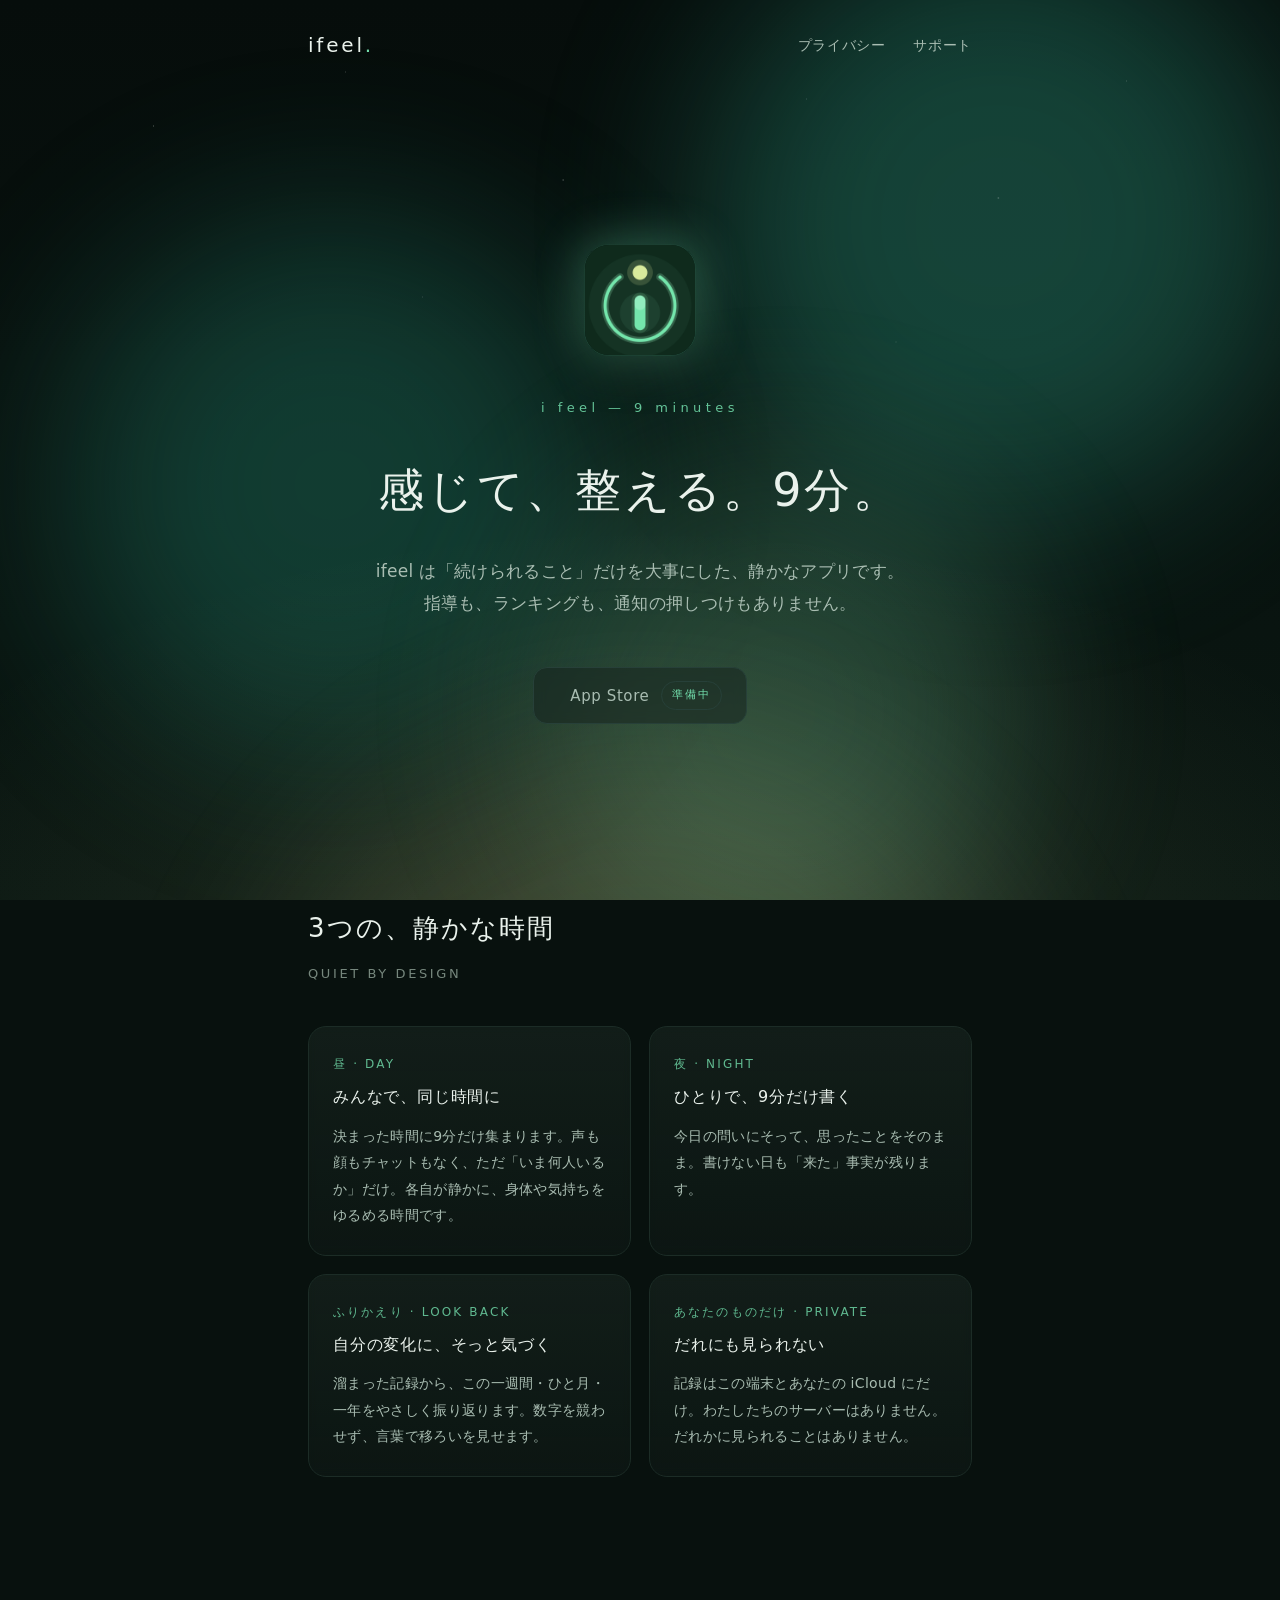
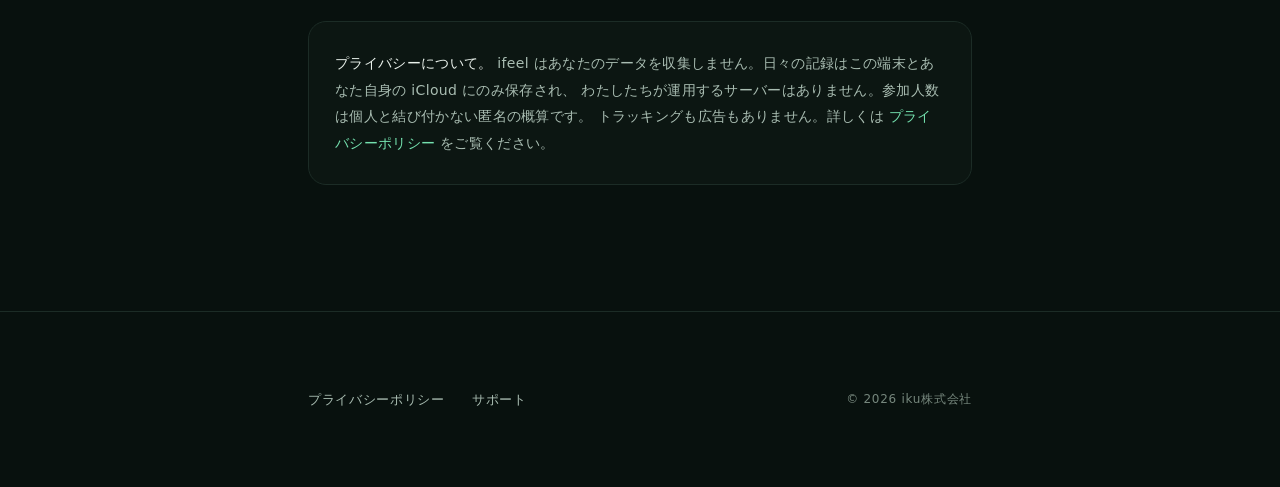
<file: index.html>
<!DOCTYPE html>
<html lang="ja">
<head>
<meta charset="utf-8">
<meta name="viewport" content="width=device-width, initial-scale=1">
<title>ifeel — 感じて、整える。9分。</title>
<meta name="description" content="ifeel は「続けられること」だけを大事にした、静かなセルフチェックインのアプリです。1日9分、感じて、書いて、自分の変化にそっと気づく。">
<link rel="stylesheet" href="styles.css">
</head>
<body>
<div class="sky" aria-hidden="true">
  <div class="blob b1"></div>
  <div class="blob b2"></div>
  <div class="blob b3"></div>
  <div class="blob b4"></div>
</div>
<div class="stars" aria-hidden="true"></div>

<header class="site">
  <div class="wrap">
    <a class="brand" href="index.html">ifeel<span class="dot">.</span></a>
    <nav class="site">
      <a href="privacy.html">プライバシー</a>
      <a href="support.html">サポート</a>
    </nav>
  </div>
</header>

<main>
  <section class="hero">
    <div class="wrap">
      <img class="appicon" src="icon.png" width="112" height="112" alt="ifeel アプリアイコン" decoding="async">
      <p class="eyebrow">i feel — 9 minutes</p>
      <h1>感じて、整える。9分。</h1>
      <p class="lead">
        ifeel は「続けられること」だけを大事にした、静かなアプリです。<br>
        指導も、ランキングも、通知の押しつけもありません。
      </p>

      <div class="store">
        <div class="badge-soon" role="text" aria-label="App Store 準備中">
          <span class="apple"></span>
          <span>App Store</span>
          <span class="pill">準備中</span>
        </div>
      </div>
    </div>
  </section>

  <section class="block">
    <div class="wrap">
      <h2>3つの、静かな時間</h2>
      <p class="sub">QUIET BY DESIGN</p>
      <div class="features">
        <div class="card">
          <h3><span class="k">昼 · DAY</span>みんなで、同じ時間に</h3>
          <p>決まった時間に9分だけ集まります。声も顔もチャットもなく、ただ「いま何人いるか」だけ。各自が静かに、身体や気持ちをゆるめる時間です。</p>
        </div>
        <div class="card">
          <h3><span class="k">夜 · NIGHT</span>ひとりで、9分だけ書く</h3>
          <p>今日の問いにそって、思ったことをそのまま。書けない日も「来た」事実が残ります。</p>
        </div>
        <div class="card">
          <h3><span class="k">ふりかえり · LOOK BACK</span>自分の変化に、そっと気づく</h3>
          <p>溜まった記録から、この一週間・ひと月・一年をやさしく振り返ります。数字を競わせず、言葉で移ろいを見せます。</p>
        </div>
        <div class="card">
          <h3><span class="k">あなたのものだけ · PRIVATE</span>だれにも見られない</h3>
          <p>記録はこの端末とあなたの iCloud にだけ。わたしたちのサーバーはありません。だれかに見られることはありません。</p>
        </div>
      </div>
    </div>
  </section>

  <section class="block">
    <div class="wrap">
      <div class="note">
        <strong>プライバシーについて。</strong>
        ifeel はあなたのデータを収集しません。日々の記録はこの端末とあなた自身の iCloud にのみ保存され、
        わたしたちが運用するサーバーはありません。参加人数は個人と結び付かない匿名の概算です。
        トラッキングも広告もありません。詳しくは <a href="privacy.html" style="color:var(--accent);text-decoration:none;">プライバシーポリシー</a> をご覧ください。
      </div>
    </div>
  </section>
</main>

<footer class="site">
  <div class="wrap">
    <div class="links">
      <a href="privacy.html">プライバシーポリシー</a>
      <a href="support.html">サポート</a>
    </div>
    <div class="copy">© 2026 iku株式会社</div>
  </div>
</footer>
</body>
</html>
</file>
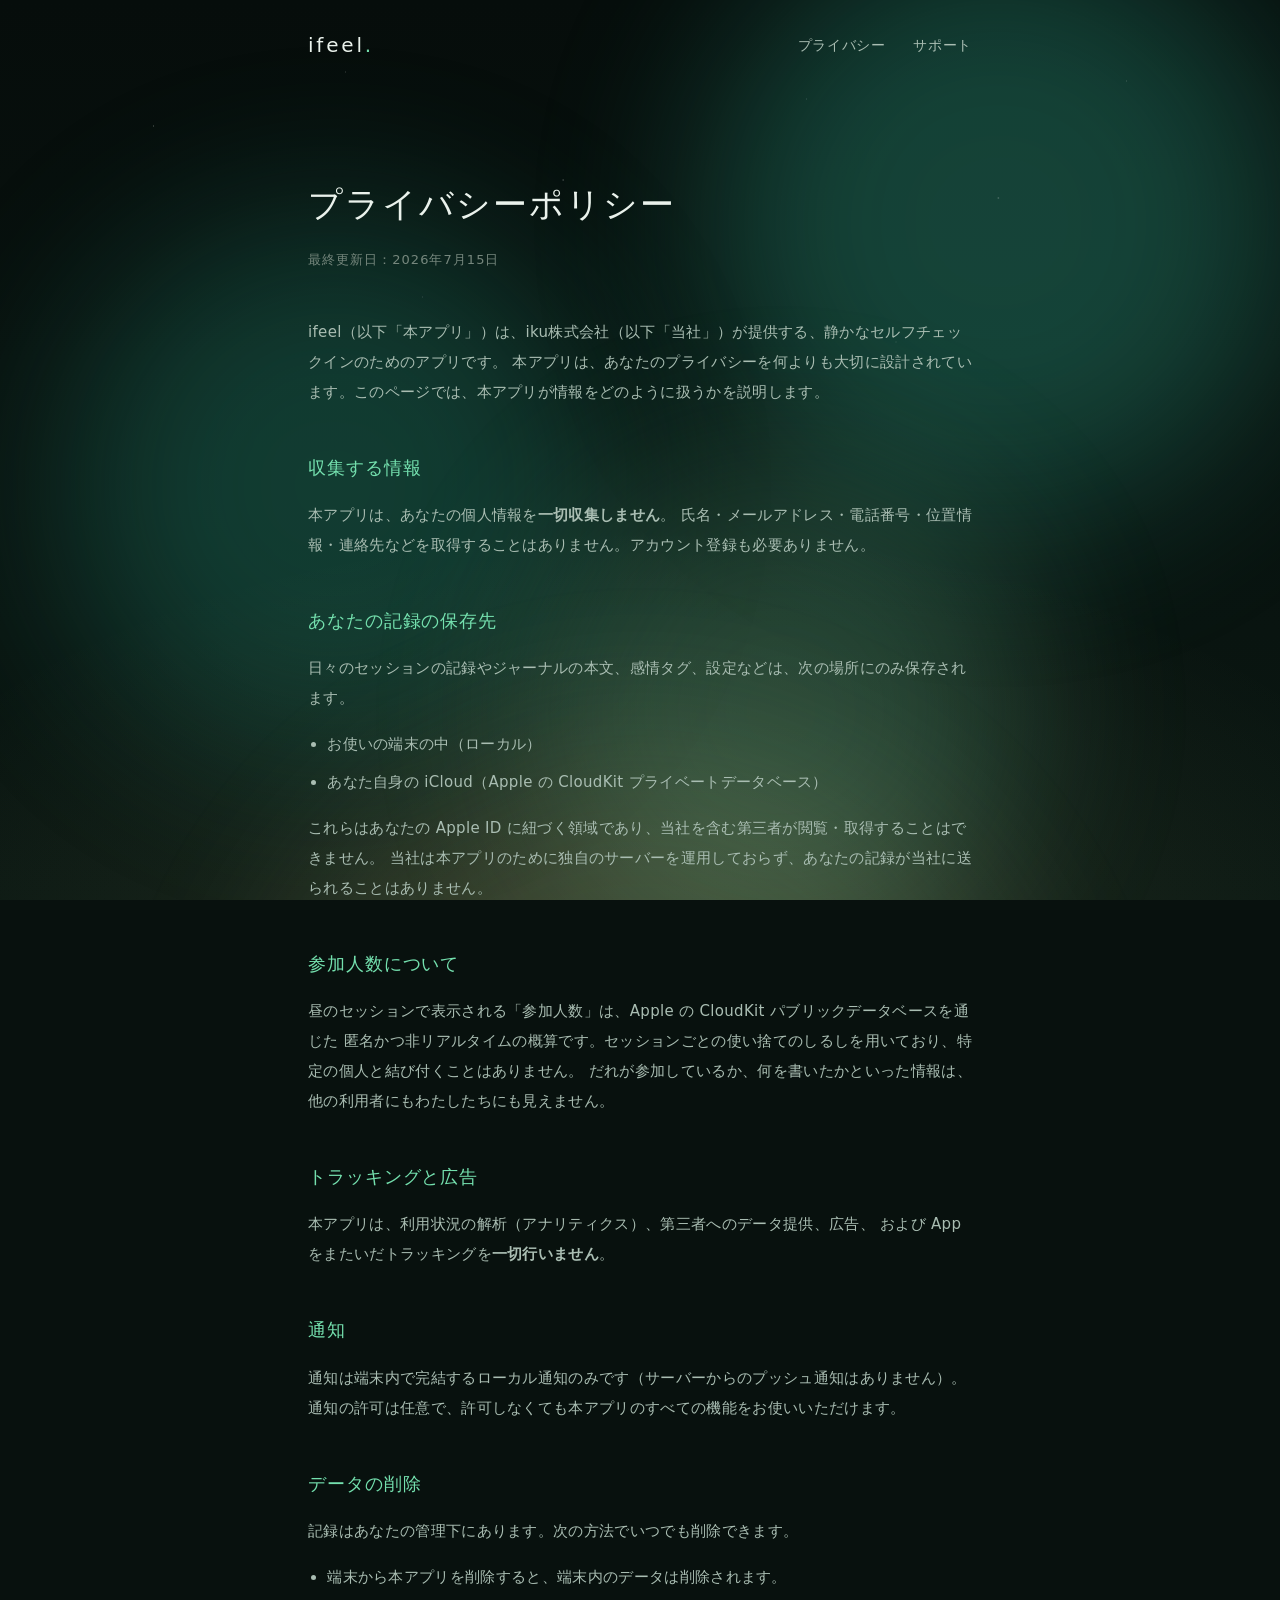
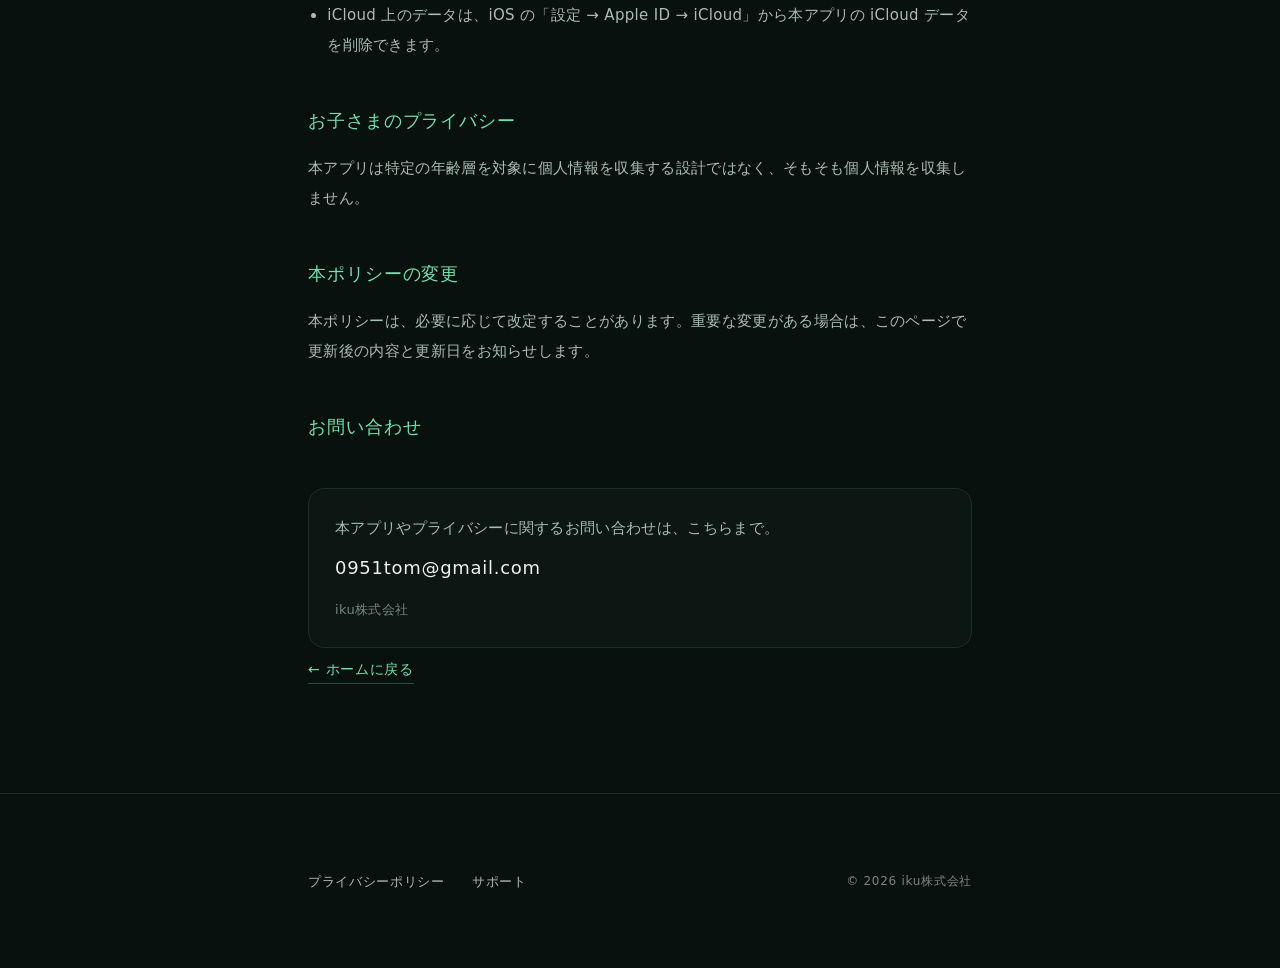
<file: privacy.html>
<!DOCTYPE html>
<html lang="ja">
<head>
<meta charset="utf-8">
<meta name="viewport" content="width=device-width, initial-scale=1">
<title>プライバシーポリシー — ifeel</title>
<meta name="description" content="ifeel のプライバシーポリシー。ifeel はデータを収集しません。記録は端末とご自身の iCloud にのみ保存されます。">
<link rel="stylesheet" href="styles.css">
</head>
<body>
<div class="sky" aria-hidden="true">
  <div class="blob b1"></div>
  <div class="blob b2"></div>
  <div class="blob b3"></div>
  <div class="blob b4"></div>
</div>
<div class="stars" aria-hidden="true"></div>

<header class="site">
  <div class="wrap">
    <a class="brand" href="index.html">ifeel<span class="dot">.</span></a>
    <nav class="site">
      <a href="privacy.html">プライバシー</a>
      <a href="support.html">サポート</a>
    </nav>
  </div>
</header>

<main class="article">
  <div class="wrap">
    <h1>プライバシーポリシー</h1>
    <p class="updated">最終更新日：2026年7月15日</p>

    <p>
      ifeel（以下「本アプリ」）は、iku株式会社（以下「当社」）が提供する、静かなセルフチェックインのためのアプリです。
      本アプリは、あなたのプライバシーを何よりも大切に設計されています。このページでは、本アプリが情報をどのように扱うかを説明します。
    </p>

    <h2>収集する情報</h2>
    <p>
      本アプリは、あなたの個人情報を<strong>一切収集しません</strong>。
      氏名・メールアドレス・電話番号・位置情報・連絡先などを取得することはありません。アカウント登録も必要ありません。
    </p>

    <h2>あなたの記録の保存先</h2>
    <p>
      日々のセッションの記録やジャーナルの本文、感情タグ、設定などは、次の場所にのみ保存されます。
    </p>
    <ul>
      <li>お使いの端末の中（ローカル）</li>
      <li>あなた自身の iCloud（Apple の CloudKit プライベートデータベース）</li>
    </ul>
    <p>
      これらはあなたの Apple ID に紐づく領域であり、当社を含む第三者が閲覧・取得することはできません。
      当社は本アプリのために独自のサーバーを運用しておらず、あなたの記録が当社に送られることはありません。
    </p>

    <h2>参加人数について</h2>
    <p>
      昼のセッションで表示される「参加人数」は、Apple の CloudKit パブリックデータベースを通じた
      匿名かつ非リアルタイムの概算です。セッションごとの使い捨てのしるしを用いており、特定の個人と結び付くことはありません。
      だれが参加しているか、何を書いたかといった情報は、他の利用者にもわたしたちにも見えません。
    </p>

    <h2>トラッキングと広告</h2>
    <p>
      本アプリは、利用状況の解析（アナリティクス）、第三者へのデータ提供、広告、
      および App をまたいだトラッキングを<strong>一切行いません</strong>。
    </p>

    <h2>通知</h2>
    <p>
      通知は端末内で完結するローカル通知のみです（サーバーからのプッシュ通知はありません）。
      通知の許可は任意で、許可しなくても本アプリのすべての機能をお使いいただけます。
    </p>

    <h2>データの削除</h2>
    <p>
      記録はあなたの管理下にあります。次の方法でいつでも削除できます。
    </p>
    <ul>
      <li>端末から本アプリを削除すると、端末内のデータは削除されます。</li>
      <li>iCloud 上のデータは、iOS の「設定 → Apple ID → iCloud」から本アプリの iCloud データを削除できます。</li>
    </ul>

    <h2>お子さまのプライバシー</h2>
    <p>
      本アプリは特定の年齢層を対象に個人情報を収集する設計ではなく、そもそも個人情報を収集しません。
    </p>

    <h2>本ポリシーの変更</h2>
    <p>
      本ポリシーは、必要に応じて改定することがあります。重要な変更がある場合は、このページで更新後の内容と更新日をお知らせします。
    </p>

    <h2>お問い合わせ</h2>
    <div class="contact">
      <p style="margin:0 0 8px;">本アプリやプライバシーに関するお問い合わせは、こちらまで。</p>
      <span class="mail">0951tom@gmail.com</span>
      <p style="margin:12px 0 0;font-size:13px;color:var(--text-faint);">iku株式会社</p>
    </div>

    <a class="back" href="index.html">← ホームに戻る</a>
  </div>
</main>

<footer class="site">
  <div class="wrap">
    <div class="links">
      <a href="privacy.html">プライバシーポリシー</a>
      <a href="support.html">サポート</a>
    </div>
    <div class="copy">© 2026 iku株式会社</div>
  </div>
</footer>
</body>
</html>
</file>
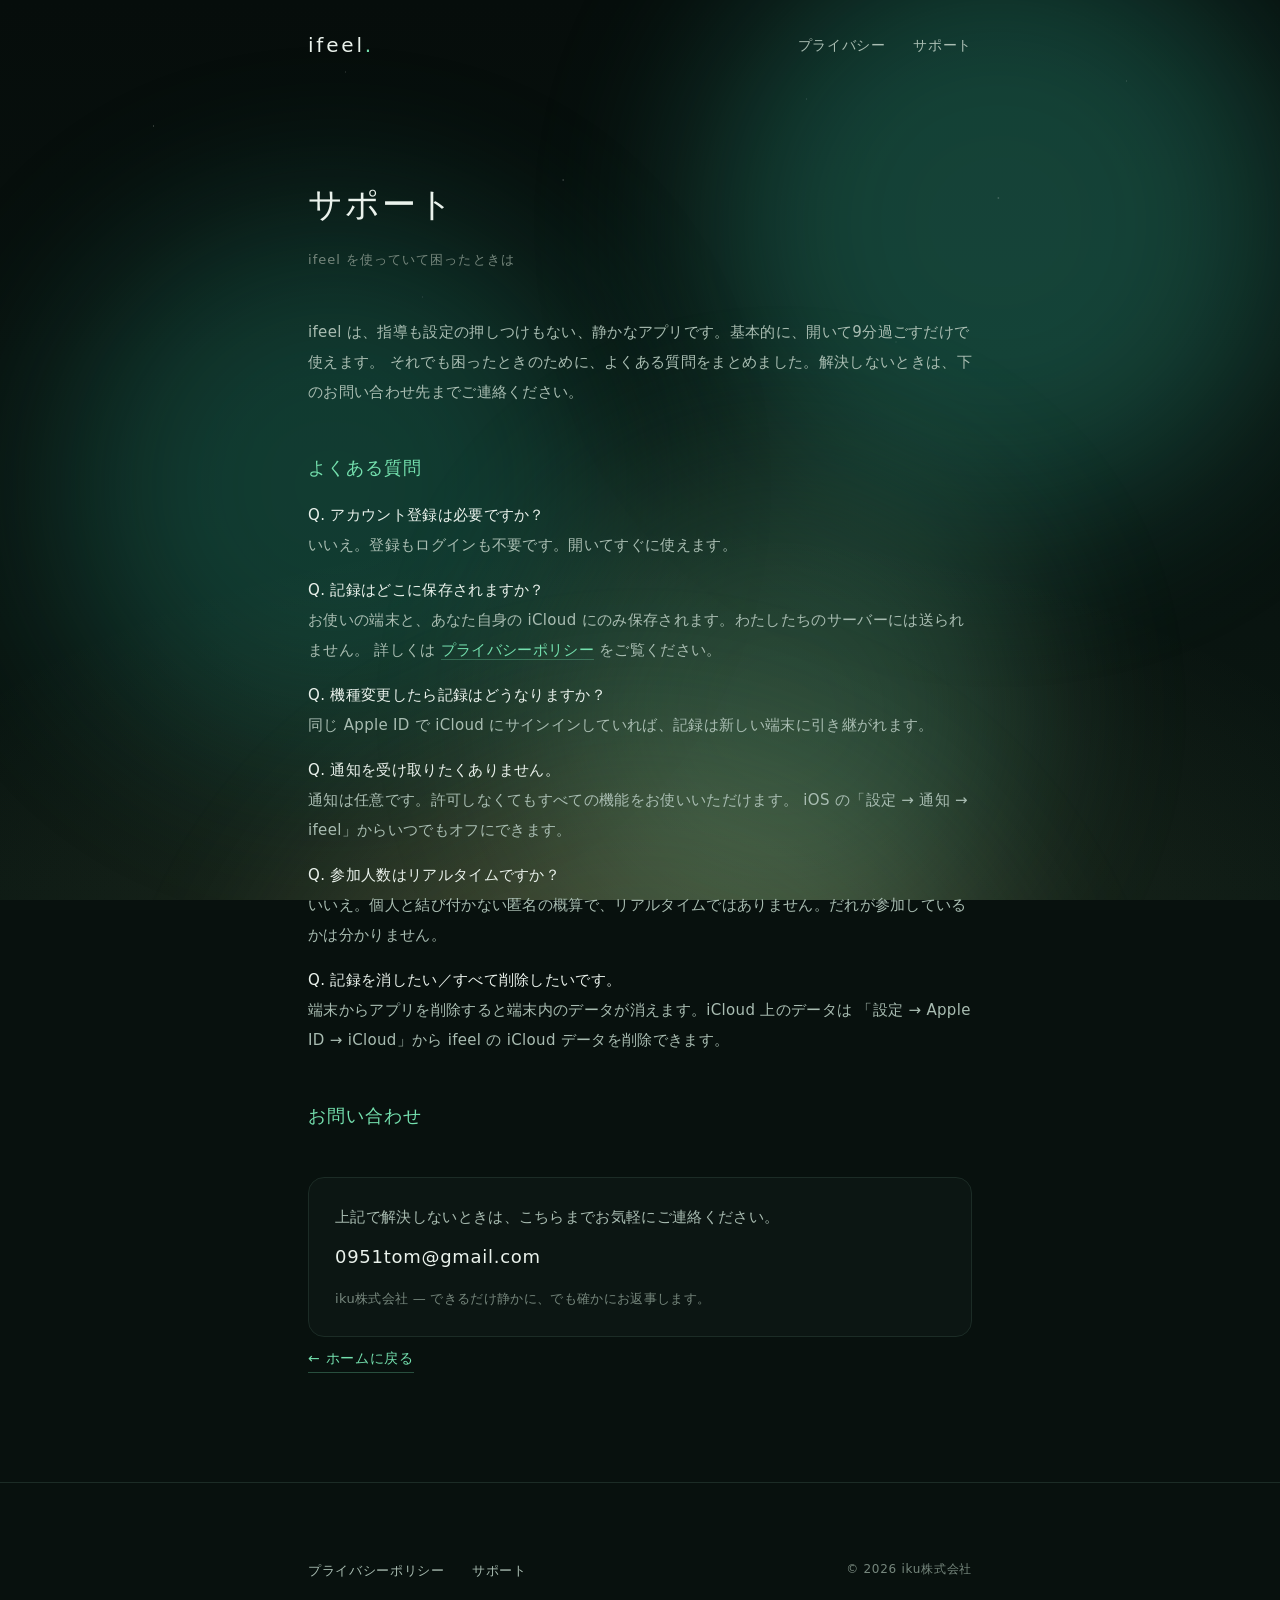
<file: support.html>
<!DOCTYPE html>
<html lang="ja">
<head>
<meta charset="utf-8">
<meta name="viewport" content="width=device-width, initial-scale=1">
<title>サポート — ifeel</title>
<meta name="description" content="ifeel のサポート。よくある質問と、お問い合わせ先。">
<link rel="stylesheet" href="styles.css">
</head>
<body>
<div class="sky" aria-hidden="true">
  <div class="blob b1"></div>
  <div class="blob b2"></div>
  <div class="blob b3"></div>
  <div class="blob b4"></div>
</div>
<div class="stars" aria-hidden="true"></div>

<header class="site">
  <div class="wrap">
    <a class="brand" href="index.html">ifeel<span class="dot">.</span></a>
    <nav class="site">
      <a href="privacy.html">プライバシー</a>
      <a href="support.html">サポート</a>
    </nav>
  </div>
</header>

<main class="article">
  <div class="wrap">
    <h1>サポート</h1>
    <p class="updated">ifeel を使っていて困ったときは</p>

    <p>
      ifeel は、指導も設定の押しつけもない、静かなアプリです。基本的に、開いて9分過ごすだけで使えます。
      それでも困ったときのために、よくある質問をまとめました。解決しないときは、下のお問い合わせ先までご連絡ください。
    </p>

    <h2>よくある質問</h2>

    <p><strong style="color:var(--text);font-weight:400;">Q. アカウント登録は必要ですか？</strong><br>
      いいえ。登録もログインも不要です。開いてすぐに使えます。</p>

    <p><strong style="color:var(--text);font-weight:400;">Q. 記録はどこに保存されますか？</strong><br>
      お使いの端末と、あなた自身の iCloud にのみ保存されます。わたしたちのサーバーには送られません。
      詳しくは <a href="privacy.html">プライバシーポリシー</a> をご覧ください。</p>

    <p><strong style="color:var(--text);font-weight:400;">Q. 機種変更したら記録はどうなりますか？</strong><br>
      同じ Apple ID で iCloud にサインインしていれば、記録は新しい端末に引き継がれます。</p>

    <p><strong style="color:var(--text);font-weight:400;">Q. 通知を受け取りたくありません。</strong><br>
      通知は任意です。許可しなくてもすべての機能をお使いいただけます。
      iOS の「設定 → 通知 → ifeel」からいつでもオフにできます。</p>

    <p><strong style="color:var(--text);font-weight:400;">Q. 参加人数はリアルタイムですか？</strong><br>
      いいえ。個人と結び付かない匿名の概算で、リアルタイムではありません。だれが参加しているかは分かりません。</p>

    <p><strong style="color:var(--text);font-weight:400;">Q. 記録を消したい／すべて削除したいです。</strong><br>
      端末からアプリを削除すると端末内のデータが消えます。iCloud 上のデータは
      「設定 → Apple ID → iCloud」から ifeel の iCloud データを削除できます。</p>

    <h2>お問い合わせ</h2>
    <div class="contact">
      <p style="margin:0 0 8px;">上記で解決しないときは、こちらまでお気軽にご連絡ください。</p>
      <span class="mail">0951tom@gmail.com</span>
      <p style="margin:12px 0 0;font-size:13px;color:var(--text-faint);">iku株式会社 — できるだけ静かに、でも確かにお返事します。</p>
    </div>

    <a class="back" href="index.html">← ホームに戻る</a>
  </div>
</main>

<footer class="site">
  <div class="wrap">
    <div class="links">
      <a href="privacy.html">プライバシーポリシー</a>
      <a href="support.html">サポート</a>
    </div>
    <div class="copy">© 2026 iku株式会社</div>
  </div>
</footer>
</body>
</html>
</file>
<file: styles.css>
/* ifeel — landing / support / privacy
   Palette mirrors apple/ifeel/Theme/AppColors.swift
   deep green night + luminous jade-mint, aurora smoke drifting like incense. */

:root {
  --bg:            #08110E;
  --surface:       #14201C;
  --surface-2:     #1C2A24;
  --text:          #EAF2EC;
  --text-2:        #A9BDB2;
  --text-faint:    #76877D;
  --outline:       #274039;
  --outline-faint: #1C2C26;
  --accent:        #74E0AE;
  --on-accent:     #05140C;
  --aurora-teal:   #2BA88C;
  --aurora-mint:   #7FE6B0;
  --aurora-violet: #39C9A8;
  --pale-yellow:   #EDEA9E;
  --maxw: 720px;
}

* { box-sizing: border-box; }

html { -webkit-text-size-adjust: 100%; }

body {
  margin: 0;
  background: var(--bg);
  color: var(--text);
  font-family: -apple-system, BlinkMacSystemFont, "Hiragino Kaku Gothic ProN",
               "Hiragino Sans", "Yu Gothic", "Noto Sans JP", system-ui, sans-serif;
  font-weight: 300;
  line-height: 1.9;
  letter-spacing: 0.02em;
  -webkit-font-smoothing: antialiased;
  text-rendering: optimizeLegibility;
  min-height: 100vh;
  position: relative;
  overflow-x: hidden;
}

/* ---- aurora night background ---- */
.sky {
  position: fixed;
  inset: 0;
  z-index: -2;
  overflow: hidden;
  background:
    radial-gradient(120% 90% at 50% 108%, rgba(237,234,158,0.10), transparent 55%),
    linear-gradient(180deg, #060D0B 0%, #08110E 40%, #0A1712 100%);
}
.blob {
  position: absolute;
  border-radius: 50%;
  filter: blur(90px);
  opacity: 0.28;
  will-change: transform;
}
.blob.b1 { width: 46vmax; height: 46vmax; left: 55%;  top: -8%;  background: var(--aurora-violet); animation: drift1 19s ease-in-out infinite; }
.blob.b2 { width: 42vmax; height: 42vmax; left: 5%;   top: 24%;  background: var(--aurora-teal);   animation: drift2 23s ease-in-out infinite; }
.blob.b3 { width: 38vmax; height: 38vmax; left: 42%;  top: 52%;  background: var(--aurora-mint);   opacity: 0.22; animation: drift3 17s ease-in-out infinite; }
.blob.b4 { width: 60vmax; height: 60vmax; left: 20%;  top: 82%;  background: var(--pale-yellow);   opacity: 0.14; animation: drift2 27s ease-in-out infinite; }

@keyframes drift1 { 0%,100% { transform: translate(0,0) scale(0.9); } 50% { transform: translate(-6vmax,5vmax) scale(1.15); } }
@keyframes drift2 { 0%,100% { transform: translate(0,0) scale(1.05); } 50% { transform: translate(7vmax,-4vmax) scale(0.85); } }
@keyframes drift3 { 0%,100% { transform: translate(0,0) scale(0.8); } 50% { transform: translate(-5vmax,-6vmax) scale(1.2); } }

.stars {
  position: fixed;
  inset: 0;
  z-index: -1;
  pointer-events: none;
  /* faint static stars, upper 70% */
  background-image:
    radial-gradient(1px 1px at 12% 14%, rgba(255,255,255,0.35), transparent),
    radial-gradient(1px 1px at 27% 8%,  rgba(255,255,255,0.22), transparent),
    radial-gradient(1.2px 1.2px at 44% 20%, rgba(255,255,255,0.30), transparent),
    radial-gradient(1px 1px at 63% 11%, rgba(255,255,255,0.18), transparent),
    radial-gradient(1.3px 1.3px at 78% 22%, rgba(255,255,255,0.28), transparent),
    radial-gradient(1px 1px at 88% 9%,  rgba(255,255,255,0.20), transparent),
    radial-gradient(1px 1px at 33% 33%, rgba(255,255,255,0.16), transparent),
    radial-gradient(1px 1px at 70% 38%, rgba(255,255,255,0.14), transparent);
}

@media (prefers-reduced-motion: reduce) {
  .blob { animation: none !important; }
}

/* ---- layout ---- */
.wrap {
  max-width: var(--maxw);
  margin: 0 auto;
  padding: 0 28px;
}

header.site {
  padding: 26px 0 0;
}
header.site .wrap {
  display: flex;
  align-items: center;
  justify-content: space-between;
}
.brand {
  font-size: 20px;
  letter-spacing: 0.14em;
  color: var(--text);
  text-decoration: none;
  font-weight: 400;
}
.brand .dot { color: var(--accent); }
nav.site a {
  color: var(--text-2);
  text-decoration: none;
  font-size: 14px;
  margin-left: 22px;
  letter-spacing: 0.05em;
  transition: color 0.3s ease;
}
nav.site a:hover { color: var(--accent); }

/* ---- hero ---- */
.hero {
  text-align: center;
  padding: 20vh 0 12vh;
}
.hero .eyebrow {
  color: var(--accent);
  font-size: 13px;
  letter-spacing: 0.34em;
  margin: 0 0 30px;
  text-transform: none;
  opacity: 0.85;
}
.hero h1 {
  font-weight: 300;
  font-size: clamp(30px, 6.6vw, 46px);
  line-height: 1.7;
  letter-spacing: 0.06em;
  margin: 0 0 26px;
  color: var(--text);
}
.hero p.lead {
  color: var(--text-2);
  font-size: clamp(15px, 2.6vw, 17px);
  max-width: 34em;
  margin: 0 auto;
}

/* real app icon in the hero (iOS squircle + soft jade glow) */
.appicon {
  display: block;
  width: 112px; height: 112px;
  margin: 0 auto 40px;
  border-radius: 25px;
  border: 1px solid rgba(116,224,174,0.18);
  box-shadow: 0 0 46px 6px rgba(116,224,174,0.30),
              0 18px 44px -12px rgba(0,0,0,0.6);
}

/* soft moon glow behind the mark */
.glowmark {
  width: 66px; height: 66px;
  margin: 0 auto 40px;
  border-radius: 50%;
  background: radial-gradient(circle at 50% 45%, var(--aurora-mint), var(--aurora-teal) 70%);
  box-shadow: 0 0 42px 8px rgba(116,224,174,0.45), 0 0 120px 20px rgba(116,224,174,0.18);
  position: relative;
}
.glowmark::after {
  content: "i";
  position: absolute; inset: 0;
  display: grid; place-items: center;
  color: var(--on-accent);
  font-size: 30px; font-weight: 500;
  font-family: "Hiragino Mincho ProN", "Yu Mincho", Georgia, serif;
}

/* ---- store badge (coming soon) ---- */
.store {
  display: flex;
  flex-direction: column;
  align-items: center;
  gap: 14px;
  margin-top: 48px;
}
.badge-soon {
  display: inline-flex;
  align-items: center;
  gap: 12px;
  padding: 13px 24px;
  border: 1px solid var(--outline);
  border-radius: 14px;
  background: rgba(20,32,28,0.5);
  color: var(--text-2);
  backdrop-filter: blur(6px);
  -webkit-backdrop-filter: blur(6px);
  font-size: 15px;
  letter-spacing: 0.04em;
  cursor: default;
}
.badge-soon .apple { font-size: 20px; line-height: 1; }
.badge-soon .pill {
  font-size: 11px;
  letter-spacing: 0.16em;
  color: var(--accent);
  border: 1px solid var(--outline);
  border-radius: 999px;
  padding: 3px 10px;
}

/* ---- sections ---- */
section.block {
  padding: 8vh 0;
}
section.block h2 {
  font-weight: 300;
  font-size: clamp(20px, 4vw, 26px);
  letter-spacing: 0.08em;
  margin: 0 0 8px;
  color: var(--text);
}
section.block h2 + .sub {
  color: var(--text-faint);
  font-size: 13px;
  letter-spacing: 0.2em;
  margin: 0 0 40px;
}

.features {
  display: grid;
  gap: 18px;
}
@media (min-width: 620px) {
  .features { grid-template-columns: 1fr 1fr; }
}
.card {
  border: 1px solid var(--outline-faint);
  background: linear-gradient(180deg, rgba(28,42,36,0.5), rgba(20,32,28,0.35));
  border-radius: 18px;
  padding: 26px 24px;
  backdrop-filter: blur(4px);
  -webkit-backdrop-filter: blur(4px);
}
.card h3 {
  font-weight: 400;
  font-size: 16px;
  letter-spacing: 0.05em;
  margin: 0 0 10px;
  color: var(--text);
}
.card h3 .k {
  color: var(--accent);
  font-size: 12px;
  letter-spacing: 0.18em;
  display: block;
  margin-bottom: 6px;
  opacity: 0.8;
}
.card p {
  margin: 0;
  color: var(--text-2);
  font-size: 14px;
  line-height: 1.9;
}

/* quiet privacy note strip */
.note {
  border: 1px solid var(--outline-faint);
  border-radius: 18px;
  padding: 28px 26px;
  background: rgba(20,32,28,0.35);
  color: var(--text-2);
  font-size: 14px;
}
.note strong { color: var(--text); font-weight: 400; }

/* ---- article (privacy / support) ---- */
.article {
  padding: 12vh 0 6vh;
}
.article h1 {
  font-weight: 300;
  font-size: clamp(26px, 5vw, 34px);
  letter-spacing: 0.06em;
  margin: 0 0 10px;
}
.article .updated {
  color: var(--text-faint);
  font-size: 13px;
  letter-spacing: 0.08em;
  margin: 0 0 44px;
}
.article h2 {
  font-weight: 400;
  font-size: 18px;
  letter-spacing: 0.05em;
  color: var(--accent);
  margin: 44px 0 12px;
}
.article p, .article li {
  color: var(--text-2);
  font-size: 15px;
  line-height: 2.0;
}
.article ul { padding-left: 1.2em; }
.article li { margin-bottom: 8px; }
.article a { color: var(--accent); text-decoration: none; border-bottom: 1px solid rgba(116,224,174,0.3); }
.article a:hover { border-bottom-color: var(--accent); }
.article .contact {
  margin-top: 44px;
  padding: 24px 26px;
  border: 1px solid var(--outline-faint);
  border-radius: 16px;
  background: rgba(20,32,28,0.4);
}
.article .contact .mail {
  font-size: 18px;
  color: var(--text);
  letter-spacing: 0.04em;
}

/* ---- footer ---- */
footer.site {
  padding: 8vh 0 8vh;
  border-top: 1px solid var(--outline-faint);
  margin-top: 6vh;
}
footer.site .wrap {
  display: flex;
  flex-wrap: wrap;
  gap: 14px 26px;
  align-items: center;
  justify-content: space-between;
}
footer.site .links a {
  color: var(--text-2);
  text-decoration: none;
  font-size: 13px;
  letter-spacing: 0.05em;
  margin-right: 22px;
}
footer.site .links a:hover { color: var(--accent); }
footer.site .copy {
  color: var(--text-faint);
  font-size: 12px;
  letter-spacing: 0.06em;
}

.back {
  display: inline-block;
  margin-top: 8px;
  color: var(--text-2);
  text-decoration: none;
  font-size: 14px;
  letter-spacing: 0.05em;
}
.back:hover { color: var(--accent); }
</file>
